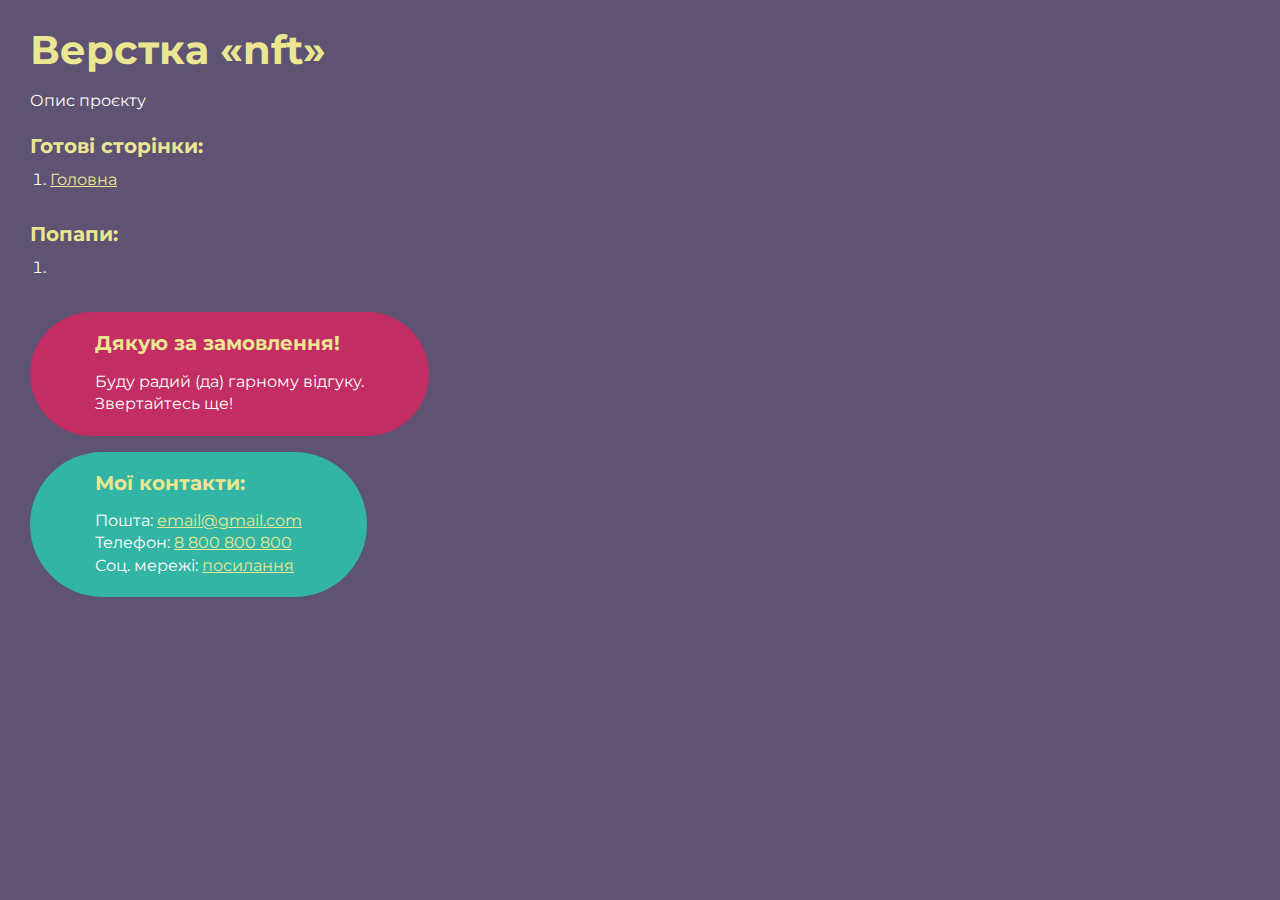
<file: index.html>
<!DOCTYPE html>
<html>

<head>
	<meta charset="UTF-8">
	<meta name="viewport" content="width=device-width, initial-scale=1.0">
	<title>Верстка «nft»</title>
</head>

<body>
	<div class="rootpage">
		<h1>Верстка «nft»</h1>
		<div class="rootpage__info">
			Опис проєкту
		</div>
		<h2>Готові сторінки:</h2>
		<ol class="rootpage__list">
			<li><a target="_blank" href="home.html">Головна</a></li>
		</ol>
		<h2>Попапи:</h2>
		<ol class="rootpage__list">
			<li><a target="_blank" href="home.html#"></a></li>
		</ol>
		<div class="rootpage__tnx">
			<h2>Дякую за замовлення!</h2>
			<p>Буду радий (да) гарному відгуку.</p>
			<p>Звертайтесь ще!</p>
		</div>
		<div class="rootpage__contacts">
			<h2>Мої контакти:</h2>
			<p>Пошта: <a href="mailto:email@gmail.com">email@gmail.com</a></p>
			<p>Телефон: <a href="tel:8800800800">8 800 800 800</a></p>
			<p>Соц. мережі: <a href="">посилання</a></p>
		</div>
	</div>
</body>
<style>
	@charset "UTF-8";
	@import url("https://fonts.googleapis.com/css?family=Montserrat:regular,700&display=swap");

	*,
	*::before,
	*::after {
		padding: 0px;
		margin: 0px;
		border: 0px;
		box-sizing: border-box;
	}

	html,
	body {
		height: 100%;
		margin: 0;
		padding: 0;
		min-width: 320px;
		width: 100%;
		color: #fff;
		background-color: #5e5373;
	}

	body {
		font-family: Montserrat;
		font-size: 100%;
		line-height: 1;
		font-size: 1rem;
	}

	a {
		text-decoration: underline;
		color: #ebe691
	}

	a:visited {
		text-decoration: underline;
		color: #aaa768;
	}

	a:hover {
		text-decoration: none;
	}

	ul li {
		list-style: none;
	}

	img {
		vertical-align: top;
	}

	.wrapper {
		width: 100%;
		min-height: 100%;
		overflow: hidden;
	}

	.rootpage {
		padding: 30px;
		display: flex;
		flex-direction: column;
		align-items: flex-start;
	}

	@media (max-width: 767px) {
		.rootpage {
			padding: 30px 15px;
		}
	}

	h1 {
		color: #ebe691;
		font-size: 2.5rem;
		margin: 0px 0px 1.25rem 0px;
	}

	@media (max-width: 767px) {
		h1 {
			font-size: 1.85rem;
			margin: 0px 0px 1.25rem 0px;
		}
	}

	h2 {
		color: #ebe691;
		font-size: 1.25rem;
		margin: 0px 0px 1rem 0px;
	}

	@media (max-width: 767px) {
		h2 {
			font-size: 1.125rem;
			margin: 0px 0px 1rem 0px;
		}
	}

	.rootpage__info {
		line-height: 140%;
		margin: 0px 0px 1.5rem 0px;
	}

	.rootpage__list {
		margin: 0px 0px 2.25rem 1.25rem;
	}

	.rootpage__list li:not(:last-child) {
		margin: 0px 0px 15px 0px;
	}

	.rootpage__contacts,
	.rootpage__tnx {
		border-radius: 200px;
		padding: 20px 65px;
		line-height: 140%;
	}

	@media (max-width: 767px) {

		.rootpage__contacts,
		.rootpage__tnx {
			border-radius: 40px;
			padding: 20px;
		}
	}

	.rootpage__contacts {
		background: #32b5a4;

	}

	.rootpage__contacts a {
		color: #ebe691;
	}

	.rootpage__tnx {
		background: #c22d63;
		margin: 0px 0px 1rem 0px;
	}
</style>

</html>
</file>
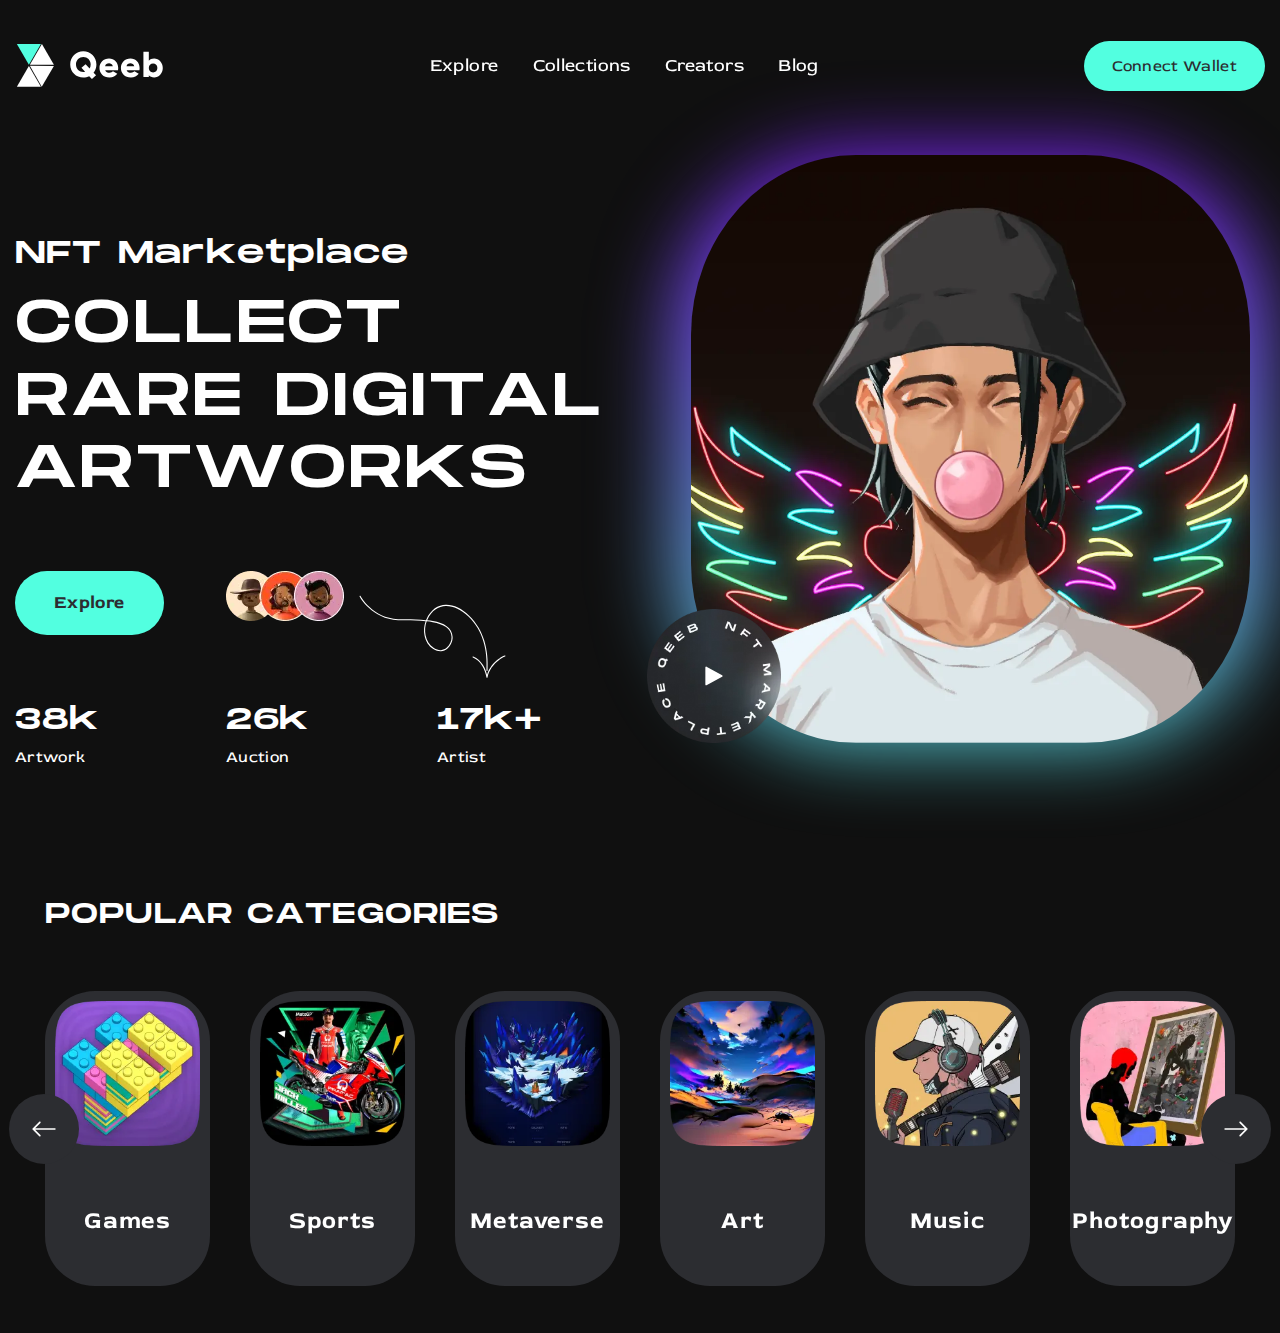
<file: home.html>
<!DOCTYPE html>
<html lang="en">

<head>
	<title>HomePage</title>
	<meta charset="UTF-8">
	<meta name="format-detection" content="telephone=no">
	<!-- <style>body{opacity: 0;}</style> -->
	<link rel="stylesheet" href="css/style.min.css?_v=20230119231517">
	<link rel="shortcut icon" href="favicon.ico">
	<!-- <meta name="robots" content="noindex, nofollow"> -->
	<meta name="viewport" content="width=device-width, initial-scale=1.0">
</head>

<body>
	<div class="wrapper">
		<header class="header">
			<div class="header__container">
				<div class="header__inner">
					<a href="#" class="header__logo">
						<img src="img/icons/logo.svg" alt="logo">
					</a>
					<div class="header__menu menu">
						<nav class="menu__body">
							<ul class="menu__list">
								<li class="menu__item"><a href="" class="menu__link">Explore</a></li>
								<li class="menu__item"><a href="" class="menu__link">Collections</a></li>
								<li class="menu__item"><a href="" class="menu__link">Creators</a></li>
								<li class="menu__item"><a href="" class="menu__link">Blog</a></li>
							</ul>
						</nav>
					</div>
					<a data-da=".menu__body,479.98" href="#" class="header__btn">Connect Wallet</a>
					<button type="button" class="header__icon icon-menu"><span></span></button>
				</div>
			</div>
		</header>
		<main class="page">
			<section class="page__artworks artworks">
				<div class="artworks__container">
					<div class="artworks__inner">
						<div class="artworks__body body-artworks">
							<div class="body-artworks__subtitle">NFT Marketplace</div>
							<h1 class="body-artworks__title">Collect
								rare digital
								artworks</h1>
							<div class="body-artworks__actions actions-artworks">
								<div class="actions-artworks__column">
									<div class="actions-artworks__btn">
										<a href="" class="">Explore</a>
									</div>
									<div data-da=".artworks__inner,540,2" class="actions-artworks__text">
										<div data-watch class="actions-artworks__total">
											<span data-digits-counter>50</span><span>k</span>
										</div>
										<div class="actions-artworks__work">
											<p>Artwork</p>
										</div>
									</div>
								</div>
								<div data-da=".artworks__inner,540,2" class="actions-artworks__column">
									<a href="" class="actions-artworks__img">
										<picture><source srcset="img/artworks/humen.webp" type="image/webp"><img src="img/artworks/humen.png" alt="humen"></picture>
									</a>
									<div class="actions-artworks__text">
										<div data-watch class="actions-artworks__total">
											<span data-digits-counter>35</span><span>k</span>
										</div>
										<div class="actions-artworks__work">
											<p>Auction</p>
										</div>
									</div>
								</div>
								<div data-da=".artworks__inner,540,4" class="actions-artworks__column actions-artworks__column--1">
									<div class="actions-artworks__text">
										<div data-watch class="actions-artworks__total">
											<span data-digits-counter>23</span><span>k+</span>
										</div>
										<div class="actions-artworks__work">
											<p>Artist</p>
										</div>
									</div>
								</div>
							</div>
						</div>
						<a href="" class="artworks__img-ibg">
							<picture><source srcset="img/artworks/1.webp" type="image/webp"><img src="img/artworks/1.png" alt="img"></picture>
						</a>
					</div>
				</div>
			</section>
			<section class="page__categories categories">
				<div class="categories__container">
					<h2 class="categories__title">popular categories</h2>
					<div class="categories__slider swiper">
						<div class="categories__wrapper swiper-wrapper">
							<div class="categories__slide swiper-slide">
								<a href="" class="categories__body">
									<div class="categories__img-ibg">
										<picture><source srcset="img/categories/1.webp" type="image/webp"><img src="img/categories/1.png" alt=""></picture>
									</div>
									<div class="categories__name">Games</div>
								</a>
							</div>
							<div class="categories__slide swiper-slide">
								<a href="" class="categories__body">
									<div class="categories__img-ibg">
										<picture><source srcset="img/categories/2.webp" type="image/webp"><img src="img/categories/2.png" alt=""></picture>
									</div>
									<div class="categories__name">Sports</div>
								</a>
							</div>
							<div class="categories__slide swiper-slide">
								<a href="" class="categories__body">
									<div class="categories__img-ibg">
										<picture><source srcset="img/categories/3.webp" type="image/webp"><img src="img/categories/3.png" alt=""></picture>
									</div>
									<div class="categories__name">Metaverse</div>
								</a>
							</div>
							<div class="categories__slide swiper-slide">
								<a href="" class="categories__body">
									<div class="categories__img-ibg">
										<picture><source srcset="img/categories/4.webp" type="image/webp"><img src="img/categories/4.png" alt=""></picture>
									</div>
									<div class="categories__name">Art</div>
								</a>
							</div>
							<div class="categories__slide swiper-slide">
								<a href="" class="categories__body">
									<div class="categories__img-ibg">
										<picture><source srcset="img/categories/5.webp" type="image/webp"><img src="img/categories/5.png" alt=""></picture>
									</div>
									<div class="categories__name">Music</div>
								</a>
							</div>
							<div class="categories__slide swiper-slide">
								<a href="" class="categories__body">
									<div class="categories__img-ibg">
										<picture><source srcset="img/categories/6.webp" type="image/webp"><img src="img/categories/6.png" alt=""></picture>
									</div>
									<div class="categories__name">Photography</div>
								</a>
							</div>
							<div class="categories__slide swiper-slide">
								<a href="" class="categories__body">
									<div class="categories__img-ibg">
										<picture><source srcset="img/categories/1.webp" type="image/webp"><img src="img/categories/1.png" alt=""></picture>
									</div>
									<div class="categories__name">Games</div>
								</a>
							</div>
							<div class="categories__slide swiper-slide">
								<a href="" class="categories__body">
									<div class="categories__img-ibg">
										<picture><source srcset="img/categories/2.webp" type="image/webp"><img src="img/categories/2.png" alt=""></picture>
									</div>
									<div class="categories__name">Sports</div>
								</a>
							</div>

						</div>
					</div>
					<div class="categories__pgn swiper-pagination"></div>
					<button type="button" class="categories__btn swiper-button-prev"></button>
					<button type="button" class="categories__btn swiper-button-next"></button>
				</div>
			</section>
		</main>
		<footer class="footer">
			<div class="footer__container">
			</div>
		</footer>
	</div>
	<script src="js/app.min.js?_v=20230119231517"></script>
</body>

</html>
</file>
<file: css/style.min.css>
@charset "UTF-8";@import url(https://fonts.googleapis.com/css?family=Red+Rose:regular,700&display=swap);@import url(https://fonts.googleapis.com/css?family=Red+Hat+Display:500,600&display=swap);@import url(https://fonts.googleapis.com/css?family=Inter:regular,500,600,700&display=swap);@import url(https://fonts.googleapis.com/css?family=Bebas+Neue:regular);@font-face{font-family:MonumentExtended;font-display:swap;src:url(../fonts/MonumentExtended-Regular.woff2) format("woff2"),url(../fonts/MonumentExtended-Regular.woff) format("woff");font-weight:400;font-style:normal}@font-face{font-family:icons;font-display:swap;src:url(../fonts/icons.woff2) format("woff2"),url(../fonts/icons.woff) format("woff");font-weight:400;font-style:normal}[class*=_icon-]:before{font-family:icons;font-style:normal;font-weight:400;font-variant:normal;text-transform:none;line-height:1;-webkit-font-smoothing:antialiased;-moz-osx-font-smoothing:grayscale}[class*=_icon-]:before{display:block}._icon-android:before{content:"\e900"}._icon-apple:before{content:"\e901"}._icon-arr-left:before{content:"\e902"}._icon-arrowup:before{content:"\e903"}._icon-arr-up-small:before{content:"\e904"}._icon-fasebook:before{content:"\e905"}._icon-in:before{content:"\e906"}._icon-insta:before{content:"\e907"}._icon-logo:before{content:"\e908"}._icon-plain:before{content:"\e909"}._icon-play:before{content:"\e90a"}._icon-tit-tok:before{content:"\e90b"}._icon-twitter:before{content:"\e90c"}._icon-youtube:before{content:"\e90d"}*{padding:0;margin:0;border:0}*,:after,:before{-webkit-box-sizing:border-box;box-sizing:border-box}body,html{height:100%;min-width:320px}body{color:#fff;line-height:1;font-family:"Red Rose";font-size:1rem;-ms-text-size-adjust:100%;-moz-text-size-adjust:100%;-webkit-text-size-adjust:100%;-webkit-font-smoothing:antialiased;-moz-osx-font-smoothing:grayscale}button,input,textarea{font-family:"Red Rose";font-size:inherit}button{cursor:pointer;color:inherit;background-color:transparent}a{color:inherit;text-decoration:none}ul li{list-style:none}img{vertical-align:top}h1,h2,h3,h4,h5,h6{font-weight:inherit;font-size:inherit}svg{height:1em;width:1em}svg path{stroke:inherit;fill:inherit}body{background-color:#101010}body::-webkit-scrollbar{width:0}.lock body{overflow:hidden;-ms-touch-action:none;touch-action:none;-ms-scroll-chaining:none;overscroll-behavior:none}.wrapper{min-height:100%;display:-webkit-box;display:-ms-flexbox;display:flex;-webkit-box-orient:vertical;-webkit-box-direction:normal;-ms-flex-direction:column;flex-direction:column;overflow:hidden}@supports (overflow:clip){.wrapper{overflow:clip}}.wrapper>main{-webkit-box-flex:1;-ms-flex:1 1 auto;flex:1 1 auto}.wrapper>*{min-width:0}[class*=__container]{max-width:103.125rem;margin:0 auto;padding:0 .9375rem}[class*=-ibg]{position:relative}[class*=-ibg] img{position:absolute;width:100%;height:100%;top:0;left:0;-o-object-fit:cover;object-fit:cover}[class*=-ibg_contain] img{-o-object-fit:contain;object-fit:contain}.icon-menu{display:none}.header{padding:2.3125rem 0;position:fixed;width:100%;top:0;left:0;z-index:50;-webkit-transition:background-color .8s;-o-transition:background-color .8s;transition:background-color .8s}.header._header-scroll{background-color:rgba(3,15,12,.9019607843)}.header::before{content:"";position:fixed;top:0;left:0;width:100%;height:6.875rem;background-color:rgba(11,88,74,.9333333333);z-index:3;-webkit-transform:translateX(100%);-ms-transform:translateX(100%);transform:translateX(100%)}.menu-open .header::before{-webkit-transform:translateX(0);-ms-transform:translateX(0);transform:translateX(0);-webkit-transition:-webkit-transform .3s;transition:-webkit-transform .3s;-o-transition:transform .3s;transition:transform .3s;transition:transform .3s,-webkit-transform .3s}.header__inner{display:-webkit-box;display:-ms-flexbox;display:flex;-webkit-box-pack:justify;-ms-flex-pack:justify;justify-content:space-between;-webkit-box-align:center;-ms-flex-align:center;align-items:center;gap:.9375rem}.header__logo{-webkit-box-flex:0;-ms-flex:0 0 9.375rem;flex:0 0 9.375rem;position:relative;z-index:5}.header__logo img{max-width:100%}.header__btn{-webkit-box-flex:0;-ms-flex:0 0 auto;flex:0 0 auto;line-height:1.25;letter-spacing:.02em;padding:.9375rem 1.75rem;background-color:#52ffe0;color:#2c2d31;border-radius:3.125rem;-webkit-transition:all .5s;-o-transition:all .5s;transition:all .5s;position:relative;z-index:5}.menu{position:relative}.menu__list{display:-webkit-box;display:-ms-flexbox;display:flex;row-gap:1.25rem;-ms-flex-wrap:wrap;flex-wrap:wrap}.menu__item{font-size:1.125rem;line-height:1.2222222222;letter-spacing:.02em;position:relative;-webkit-transition:color .5s;-o-transition:color .5s;transition:color .5s}.menu__item::before{content:"";position:absolute;left:0;bottom:-.25rem;height:.0625rem;background-color:#52ffe0;width:0;-webkit-transition:width .5s;-o-transition:width .5s;transition:width .5s}.artworks__inner{display:-ms-grid;display:grid;-ms-grid-columns:(1fr)[2];grid-template-columns:repeat(2,1fr);row-gap:1.25rem}.artworks__body{padding-top:5rem;padding-bottom:3.125rem}.artworks__img-ibg{padding-bottom:100%;-ms-flex-item-align:start;align-self:flex-start}@-webkit-keyframes play{0%{-webkit-transform:rotate(0);transform:rotate(0)}100%{-webkit-transform:rotate(360deg);transform:rotate(360deg)}}@keyframes play{0%{-webkit-transform:rotate(0);transform:rotate(0)}100%{-webkit-transform:rotate(360deg);transform:rotate(360deg)}}.artworks__img-ibg::before{position:absolute;content:"";width:100%;height:100%;left:0;top:0;background:-webkit-gradient(linear,left top,left bottom,from(#7f1cfc),to(#59dcdc));background:-o-linear-gradient(top,#7f1cfc 0,#59dcdc 100%);background:linear-gradient(180deg,#7f1cfc 0,#59dcdc 100%);-webkit-filter:blur(40px);filter:blur(40px);border-radius:11.25rem}.artworks__img-ibg img{border-radius:11.25rem;padding-left:.9375rem;padding-right:.9375rem}.body-artworks__subtitle{font-family:MonumentExtended;letter-spacing:.04em}.body-artworks__subtitle:not(:last-child){margin-bottom:1rem}.body-artworks__title{font-family:MonumentExtended;text-transform:uppercase;letter-spacing:.04em}.actions-artworks{display:-ms-grid;display:grid;-ms-grid-columns:(1fr)[3];grid-template-columns:repeat(3,1fr)}.actions-artworks__column{display:-ms-grid;display:grid}.actions-artworks__column--1{-ms-grid-row-span:2;grid-row:span 2;position:relative}.actions-artworks__column--1::before{content:"";position:absolute;left:0;top:0;-webkit-transform:translate(-50%,10%);-ms-transform:translate(-50%,10%);transform:translate(-50%,10%);background:url(../img/icons/arrowup.svg) center/cover no-repeat}.actions-artworks__btn a{display:inline-block;font-size:1.125rem;font-weight:700;line-height:1.2222222222;letter-spacing:.02em;padding:1.3125rem 2.4375rem;background-color:#52ffe0;border-radius:3.125rem;-webkit-transition:all .5s;-o-transition:all .5s;transition:all .5s;color:#2c2d31}.actions-artworks__text{-ms-flex-item-align:end;align-self:flex-end}.actions-artworks__total{font-family:MonumentExtended;font-size:1.875rem;line-height:1.2;letter-spacing:.02em}.actions-artworks__total:not(:last-child){margin-bottom:.5rem}.actions-artworks__work{line-height:1.375;letter-spacing:.02em}.actions-artworks__img{width:7.375rem}.actions-artworks__img img{max-width:100%}.categories{padding-left:1.875rem;padding-right:1.875rem}.categories__container{position:relative}.categories__title{font-family:MonumentExtended;line-height:1.2;letter-spacing:.04em;text-transform:uppercase}.categories__pgn{display:none}.categories__btn{position:absolute;width:4.375rem;height:4.375rem;top:50.5263157895%;border-radius:50%;background:#2c2d31 url(../img/icons/arr-left.svg) center/1.625rem 1rem no-repeat;-webkit-transition:background-color .3s;-o-transition:background-color .3s;transition:background-color .3s}.categories__btn.swiper-button-disabled{background-color:#033939;cursor:default}.categories__body{display:-ms-grid;display:grid;row-gap:3.125rem;background-color:#2c2d31;border-radius:3.125rem;padding-bottom:3.125rem}.categories__img-ibg{padding-bottom:100%;overflow:hidden;border-radius:3.125rem}.categories__img-ibg img{padding:.625rem;-webkit-transition:all .5s;-o-transition:all .5s;transition:all .5s}.categories__name{-ms-grid-column-align:center;justify-self:center;font-size:1.5rem;font-weight:700;line-height:1.25;letter-spacing:.04em}.swiper-button-prev{left:0;-webkit-transform:translateX(-30%);-ms-transform:translateX(-30%);transform:translateX(-30%)}.swiper-button-next{right:0;-webkit-transform:translateX(30%) rotate(180deg);-ms-transform:translateX(30%) rotate(180deg);transform:translateX(30%) rotate(180deg)}.swiper{overflow:hidden}.swiper-wrapper{width:100%;height:100%;-webkit-box-sizing:content-box;box-sizing:content-box;display:-webkit-box;display:-ms-flexbox;display:flex;position:relative}.swiper-vertical .swiper-wrapper{-webkit-box-orient:vertical;-webkit-box-direction:normal;-ms-flex-direction:column;flex-direction:column}.swiper-autoheight .swiper-wrapper{-webkit-box-align:start;-ms-flex-align:start;align-items:flex-start}.swiper-initialized .swiper-slide{-ms-flex-negative:0;flex-shrink:0}.swiper-android .swiper-slide,.swiper-android .swiper-wrapper{-webkit-transform:translate3d(0,0,0);transform:translate3d(0,0,0)}.swiper-button-lock{display:none!important}@media (min-width:101.25em){.artworks__inner{-webkit-column-gap:8.1875rem;-moz-column-gap:8.1875rem;column-gap:8.1875rem}}@media (min-width:103.125em){.page__artworks{padding-top:10.375rem}.page__artworks{padding-bottom:3.125rem}.page__categories{padding-top:3.125rem}.page__categories{padding-bottom:3.75rem}.menu__list{-webkit-column-gap:2.5rem;-moz-column-gap:2.5rem;column-gap:2.5rem}.body-artworks__subtitle{font-size:2.25rem}.body-artworks__subtitle{line-height:2.6875rem}.body-artworks__title{font-size:4.5rem}.body-artworks__title{line-height:5.4375rem}.body-artworks__title:not(:last-child){margin-bottom:5rem}.actions-artworks{-webkit-column-gap:3.375rem;-moz-column-gap:3.375rem;column-gap:3.375rem}.actions-artworks__column{row-gap:5rem}.actions-artworks__column--1::before{width:11.5625rem}.actions-artworks__column--1::before{height:8.125rem}.categories__title{font-size:1.875rem}.categories__title:not(:last-child){margin-bottom:4.5rem}}@media (min-width:75em){.no-webp .artworks__img-ibg::after{background:url(../img/icons/play.svg) center/22px 20px no-repeat,url(../img/artworks/playicon.png) center/cover no-repeat}.artworks__img-ibg::after{content:"";position:absolute;bottom:0;left:-5%;-webkit-animation-name:play;animation-name:play;-webkit-animation-duration:5s;animation-duration:5s;-webkit-animation-iteration-count:infinite;animation-iteration-count:infinite}}@media (min-width:75em) and (min-width:101.25em){.artworks__img-ibg::after{width:12.5rem}.artworks__img-ibg::after{height:12.5rem}}@media (min-width:75em) and (any-hover:hover){.artworks__img-ibg:hover::after{-webkit-animation-play-state:paused;animation-play-state:paused}}@media (max-width:75em){.actions-artworks__column--1::before{-webkit-transform:translate(-40%,10%);-ms-transform:translate(-40%,10%);transform:translate(-40%,10%)}}@media (max-width:20em){.page__artworks{padding-top:7.8125rem}.page__artworks{padding-bottom:.9375rem}.page__categories{padding-top:.9375rem}.page__categories{padding-bottom:.9375rem}.menu__list{-webkit-column-gap:1.25rem;-moz-column-gap:1.25rem;column-gap:1.25rem}.body-artworks__subtitle{font-size:1.125rem}.body-artworks__subtitle{line-height:1.375rem}.body-artworks__title{font-size:1.875rem}.body-artworks__title{line-height:2.25rem}.body-artworks__title:not(:last-child){margin-bottom:1.5625rem}.actions-artworks{-webkit-column-gap:1.25rem;-moz-column-gap:1.25rem;column-gap:1.25rem}.actions-artworks__column{row-gap:2rem}.actions-artworks__column--1::before{width:5rem}.actions-artworks__column--1::before{height:3.75rem}.categories__title{font-size:1.5rem}.categories__title:not(:last-child){margin-bottom:1.5rem}}@media (max-width:64.375em){.artworks__inner{-ms-grid-columns:1fr;grid-template-columns:1fr}}@media (max-width:62.5em){.artworks__inner{-webkit-column-gap:1.5625rem;-moz-column-gap:1.5625rem;column-gap:1.5625rem}}@media (max-width:61.99875em){.artworks__body{text-align:center}.artworks__img-ibg img{border-radius:3.125rem}.actions-artworks__column--1::before{-webkit-transform:translate(0,10%);-ms-transform:translate(0,10%);transform:translate(0,10%)}.actions-artworks__img{-ms-grid-column-align:center;justify-self:center}}@media (max-width:47.99875em){.icon-menu{display:block;position:relative;width:2.5rem;height:1.625rem;z-index:5}.icon-menu span,.icon-menu::after,.icon-menu::before{content:"";-webkit-transition:all .3s ease 0s;-o-transition:all .3s ease 0s;transition:all .3s ease 0s;right:0;position:absolute;width:100%;height:.125rem;background-color:#f9f6f6}.icon-menu::before{top:0}.icon-menu::after{bottom:0}.icon-menu span{top:calc(50% - .0625rem)}.menu-open .icon-menu span{width:0}.menu-open .icon-menu::before{top:calc(50% - .0625rem);-webkit-transform:rotate(-45deg);-ms-transform:rotate(-45deg);transform:rotate(-45deg)}.menu-open .icon-menu::after{bottom:calc(50% - .0625rem);-webkit-transform:rotate(45deg);-ms-transform:rotate(45deg);transform:rotate(45deg)}.menu__body{position:fixed;width:100%;height:100%;background-color:#0b584a;left:0;top:0;padding:8.75rem 1.25rem 2.5rem;overflow:auto;-webkit-transform:translateX(100%);-ms-transform:translateX(100%);transform:translateX(100%)}.menu-open .menu__body{-webkit-transform:translateX(0);-ms-transform:translateX(0);transform:translateX(0);-webkit-transition:-webkit-transform .3s;transition:-webkit-transform .3s;-o-transition:transform .3s;transition:transform .3s;transition:transform .3s,-webkit-transform .3s}.menu__list{-webkit-box-orient:vertical;-webkit-box-direction:normal;-ms-flex-direction:column;flex-direction:column;-webkit-box-align:center;-ms-flex-align:center;align-items:center}.menu__list:not(:last-child){margin-bottom:1.25rem}.menu__item{font-size:1.5625rem}.actions-artworks__column--1::before{-webkit-transform:translate(-10%,10%);-ms-transform:translate(-10%,10%);transform:translate(-10%,10%)}.categories{padding-left:0;padding-right:0}.categories__pgn{display:-webkit-box;display:-ms-flexbox;display:flex;-webkit-box-align:center;-ms-flex-align:center;align-items:center;-webkit-box-pack:center;-ms-flex-pack:center;justify-content:center;margin-top:2.5rem;z-index:4}.categories__pgn .swiper-pagination-bullet{cursor:pointer;display:inline-block;width:1rem;height:1rem;border-radius:50%;border:.0625rem solid #fff;background-color:transparent}.categories__pgn .swiper-pagination-bullet:not(:last-child){margin-right:.75rem}.categories__pgn .swiper-pagination-bullet-active{background-color:#7f1cfc}.categories__btn{display:none}}@media (max-width:47.99875em) and (any-hover:none){.icon-menu{cursor:default}}@media (max-width:33.75em){.actions-artworks{-ms-grid-columns:1fr;grid-template-columns:1fr}.actions-artworks__column{-ms-grid-columns:1fr;grid-template-columns:1fr}.actions-artworks__column--1{-ms-grid-row-span:1;grid-row:span 1;-ms-grid-column-align:center;justify-self:center}.actions-artworks__column--1::before{-webkit-transform:translateX(-100%);-ms-transform:translateX(-100%);transform:translateX(-100%)}.actions-artworks__btn{display:block}.actions-artworks__text{-ms-grid-column-align:center;justify-self:center}}@media (max-width:29.99875em){.header__btn{display:block;text-align:center}}@media (min-width:20em) and (max-width:103.125em){@supports (padding-top:clamp(7.8125rem ,7.1959586466rem + 3.0827067669vw ,10.375rem)){.page__artworks{padding-top:clamp(7.8125rem ,7.1959586466rem + 3.0827067669vw ,10.375rem)}}@supports not (padding-top:clamp(7.8125rem ,7.1959586466rem + 3.0827067669vw ,10.375rem)){.page__artworks{padding-top:calc(7.8125rem + 2.5625 * (100vw - 20rem)/ 83.125)}}@supports (padding-bottom:clamp(0.9375rem ,0.4111842105rem + 2.6315789474vw ,3.125rem)){.page__artworks{padding-bottom:clamp(.9375rem ,.4111842105rem + 2.6315789474vw ,3.125rem)}}@supports not (padding-bottom:clamp(0.9375rem ,0.4111842105rem + 2.6315789474vw ,3.125rem)){.page__artworks{padding-bottom:calc(.9375rem + 2.1875 * (100vw - 20rem)/ 83.125)}}@supports (padding-top:clamp(0.9375rem ,0.4111842105rem + 2.6315789474vw ,3.125rem)){.page__categories{padding-top:clamp(.9375rem ,.4111842105rem + 2.6315789474vw ,3.125rem)}}@supports not (padding-top:clamp(0.9375rem ,0.4111842105rem + 2.6315789474vw ,3.125rem)){.page__categories{padding-top:calc(.9375rem + 2.1875 * (100vw - 20rem)/ 83.125)}}@supports (padding-bottom:clamp(0.9375rem ,0.2608082707rem + 3.3834586466vw ,3.75rem)){.page__categories{padding-bottom:clamp(.9375rem ,.2608082707rem + 3.3834586466vw ,3.75rem)}}@supports not (padding-bottom:clamp(0.9375rem ,0.2608082707rem + 3.3834586466vw ,3.75rem)){.page__categories{padding-bottom:calc(.9375rem + 2.8125 * (100vw - 20rem)/ 83.125)}}@supports ((-moz-column-gap:clamp(1.25rem ,0.9492481203rem + 1.5037593985vw ,2.5rem)) or (column-gap:clamp(1.25rem ,0.9492481203rem + 1.5037593985vw ,2.5rem))){.menu__list{-webkit-column-gap:clamp(1.25rem ,.9492481203rem + 1.5037593985vw ,2.5rem);-moz-column-gap:clamp(1.25rem ,.9492481203rem + 1.5037593985vw ,2.5rem);column-gap:clamp(1.25rem ,.9492481203rem + 1.5037593985vw ,2.5rem)}}@supports not ((-moz-column-gap:clamp(1.25rem ,0.9492481203rem + 1.5037593985vw ,2.5rem)) or (column-gap:clamp(1.25rem ,0.9492481203rem + 1.5037593985vw ,2.5rem))){.menu__list{-webkit-column-gap:calc(1.25rem + 1.25 * (100vw - 20rem)/ 83.125);-moz-column-gap:calc(1.25rem + 1.25 * (100vw - 20rem)/ 83.125);column-gap:calc(1.25rem + 1.25 * (100vw - 20rem)/ 83.125)}}@supports (font-size:clamp(1.125rem ,0.8543233083rem + 1.3533834586vw ,2.25rem)){.body-artworks__subtitle{font-size:clamp(1.125rem ,.8543233083rem + 1.3533834586vw ,2.25rem)}}@supports not (font-size:clamp(1.125rem ,0.8543233083rem + 1.3533834586vw ,2.25rem)){.body-artworks__subtitle{font-size:calc(1.125rem + 1.125 * (100vw - 20rem)/ 83.125)}}@supports (line-height:clamp(1.375rem ,1.0592105263rem + 1.5789473684vw ,2.6875rem)){.body-artworks__subtitle{line-height:clamp(1.375rem ,1.0592105263rem + 1.5789473684vw ,2.6875rem)}}@supports not (line-height:clamp(1.375rem ,1.0592105263rem + 1.5789473684vw ,2.6875rem)){.body-artworks__subtitle{line-height:calc(1.375rem + 1.3125 * (100vw - 20rem)/ 83.125)}}@supports (font-size:clamp(1.875rem ,1.2434210526rem + 3.1578947368vw ,4.5rem)){.body-artworks__title{font-size:clamp(1.875rem ,1.2434210526rem + 3.1578947368vw ,4.5rem)}}@supports not (font-size:clamp(1.875rem ,1.2434210526rem + 3.1578947368vw ,4.5rem)){.body-artworks__title{font-size:calc(1.875rem + 2.625 * (100vw - 20rem)/ 83.125)}}@supports (line-height:clamp(2.25rem ,1.4830827068rem + 3.8345864662vw ,5.4375rem)){.body-artworks__title{line-height:clamp(2.25rem ,1.4830827068rem + 3.8345864662vw ,5.4375rem)}}@supports not (line-height:clamp(2.25rem ,1.4830827068rem + 3.8345864662vw ,5.4375rem)){.body-artworks__title{line-height:calc(2.25rem + 3.1875 * (100vw - 20rem)/ 83.125)}}@supports (margin-bottom:clamp(1.5625rem ,0.7354323308rem + 4.1353383459vw ,5rem)){.body-artworks__title:not(:last-child){margin-bottom:clamp(1.5625rem ,.7354323308rem + 4.1353383459vw ,5rem)}}@supports not (margin-bottom:clamp(1.5625rem ,0.7354323308rem + 4.1353383459vw ,5rem)){.body-artworks__title:not(:last-child){margin-bottom:calc(1.5625rem + 3.4375 * (100vw - 20rem)/ 83.125)}}@supports ((-moz-column-gap:clamp(1.25rem ,0.7387218045rem + 2.5563909774vw ,3.375rem)) or (column-gap:clamp(1.25rem ,0.7387218045rem + 2.5563909774vw ,3.375rem))){.actions-artworks{-webkit-column-gap:clamp(1.25rem ,.7387218045rem + 2.5563909774vw ,3.375rem);-moz-column-gap:clamp(1.25rem ,.7387218045rem + 2.5563909774vw ,3.375rem);column-gap:clamp(1.25rem ,.7387218045rem + 2.5563909774vw ,3.375rem)}}@supports not ((-moz-column-gap:clamp(1.25rem ,0.7387218045rem + 2.5563909774vw ,3.375rem)) or (column-gap:clamp(1.25rem ,0.7387218045rem + 2.5563909774vw ,3.375rem))){.actions-artworks{-webkit-column-gap:calc(1.25rem + 2.125 * (100vw - 20rem)/ 83.125);-moz-column-gap:calc(1.25rem + 2.125 * (100vw - 20rem)/ 83.125);column-gap:calc(1.25rem + 2.125 * (100vw - 20rem)/ 83.125)}}@supports (row-gap:clamp(2rem ,1.2781954887rem + 3.6090225564vw ,5rem)){.actions-artworks__column{row-gap:clamp(2rem ,1.2781954887rem + 3.6090225564vw ,5rem)}}@supports not (row-gap:clamp(2rem ,1.2781954887rem + 3.6090225564vw ,5rem)){.actions-artworks__column{row-gap:calc(2rem + 3 * (100vw - 20rem)/ 83.125)}}@supports (width:clamp(5rem ,3.4210526316rem + 7.8947368421vw ,11.5625rem)){.actions-artworks__column--1::before{width:clamp(5rem ,3.4210526316rem + 7.8947368421vw ,11.5625rem)}}@supports not (width:clamp(5rem ,3.4210526316rem + 7.8947368421vw ,11.5625rem)){.actions-artworks__column--1::before{width:calc(5rem + 6.5625 * (100vw - 20rem)/ 83.125)}}@supports (height:clamp(3.75rem ,2.6973684211rem + 5.2631578947vw ,8.125rem)){.actions-artworks__column--1::before{height:clamp(3.75rem ,2.6973684211rem + 5.2631578947vw ,8.125rem)}}@supports not (height:clamp(3.75rem ,2.6973684211rem + 5.2631578947vw ,8.125rem)){.actions-artworks__column--1::before{height:calc(3.75rem + 4.375 * (100vw - 20rem)/ 83.125)}}@supports (font-size:clamp(1.5rem ,1.4097744361rem + 0.4511278195vw ,1.875rem)){.categories__title{font-size:clamp(1.5rem ,1.4097744361rem + .4511278195vw ,1.875rem)}}@supports not (font-size:clamp(1.5rem ,1.4097744361rem + 0.4511278195vw ,1.875rem)){.categories__title{font-size:calc(1.5rem + .375 * (100vw - 20rem)/ 83.125)}}@supports (margin-bottom:clamp(1.5rem ,0.7781954887rem + 3.6090225564vw ,4.5rem)){.categories__title:not(:last-child){margin-bottom:clamp(1.5rem ,.7781954887rem + 3.6090225564vw ,4.5rem)}}@supports not (margin-bottom:clamp(1.5rem ,0.7781954887rem + 3.6090225564vw ,4.5rem)){.categories__title:not(:last-child){margin-bottom:calc(1.5rem + 3 * (100vw - 20rem)/ 83.125)}}}@media (min-width:62.5em) and (max-width:101.25em){@supports ((-moz-column-gap:clamp(1.5625rem ,-9.122983871rem + 17.0967741935vw ,8.1875rem)) or (column-gap:clamp(1.5625rem ,-9.122983871rem + 17.0967741935vw ,8.1875rem))){.artworks__inner{-webkit-column-gap:clamp(1.5625rem ,-9.122983871rem + 17.0967741935vw ,8.1875rem);-moz-column-gap:clamp(1.5625rem ,-9.122983871rem + 17.0967741935vw ,8.1875rem);column-gap:clamp(1.5625rem ,-9.122983871rem + 17.0967741935vw ,8.1875rem)}}@supports not ((-moz-column-gap:clamp(1.5625rem ,-9.122983871rem + 17.0967741935vw ,8.1875rem)) or (column-gap:clamp(1.5625rem ,-9.122983871rem + 17.0967741935vw ,8.1875rem))){.artworks__inner{-webkit-column-gap:calc(1.5625rem + 6.625 * (100vw - 62.5rem)/ 38.75);-moz-column-gap:calc(1.5625rem + 6.625 * (100vw - 62.5rem)/ 38.75);column-gap:calc(1.5625rem + 6.625 * (100vw - 62.5rem)/ 38.75)}}}@media (min-width:75em) and (min-width:62.5em) and (max-width:101.25em){@supports (width:clamp(5rem ,-7.0967741935rem + 19.3548387097vw ,12.5rem)){.artworks__img-ibg::after{width:clamp(5rem ,-7.0967741935rem + 19.3548387097vw ,12.5rem)}}@supports not (width:clamp(5rem ,-7.0967741935rem + 19.3548387097vw ,12.5rem)){.artworks__img-ibg::after{width:calc(5rem + 7.5 * (100vw - 62.5rem)/ 38.75)}}@supports (height:clamp(5rem ,-7.0967741935rem + 19.3548387097vw ,12.5rem)){.artworks__img-ibg::after{height:clamp(5rem ,-7.0967741935rem + 19.3548387097vw ,12.5rem)}}@supports not (height:clamp(5rem ,-7.0967741935rem + 19.3548387097vw ,12.5rem)){.artworks__img-ibg::after{height:calc(5rem + 7.5 * (100vw - 62.5rem)/ 38.75)}}}@media (min-width:75em) and (max-width:62.5em){.artworks__img-ibg::after{width:5rem}.artworks__img-ibg::after{height:5rem}}@media (min-width:75em) and (max-width:61.99875em){.artworks__img-ibg{-webkit-box-align:center;-ms-flex-align:center;align-items:center;padding-bottom:70%}}@media (any-hover:hover){.header__btn:hover{background-color:#002828;color:#fff}.menu__item:hover::before{width:100%}.menu__item:hover{color:#52ffe0}.actions-artworks__btn a:hover{background-color:#002828;color:#fff}.categories__btn:hover{background-color:#74b5b5}.categories__img-ibg img:hover{-webkit-filter:saturate(1.5);filter:saturate(1.5)}}@media (min-width:75em){.webp .artworks__img-ibg::after{background:url(../img/icons/play.svg) center/22px 20px no-repeat,url(../img/artworks/playicon.webp) center/cover no-repeat}}
</file>
